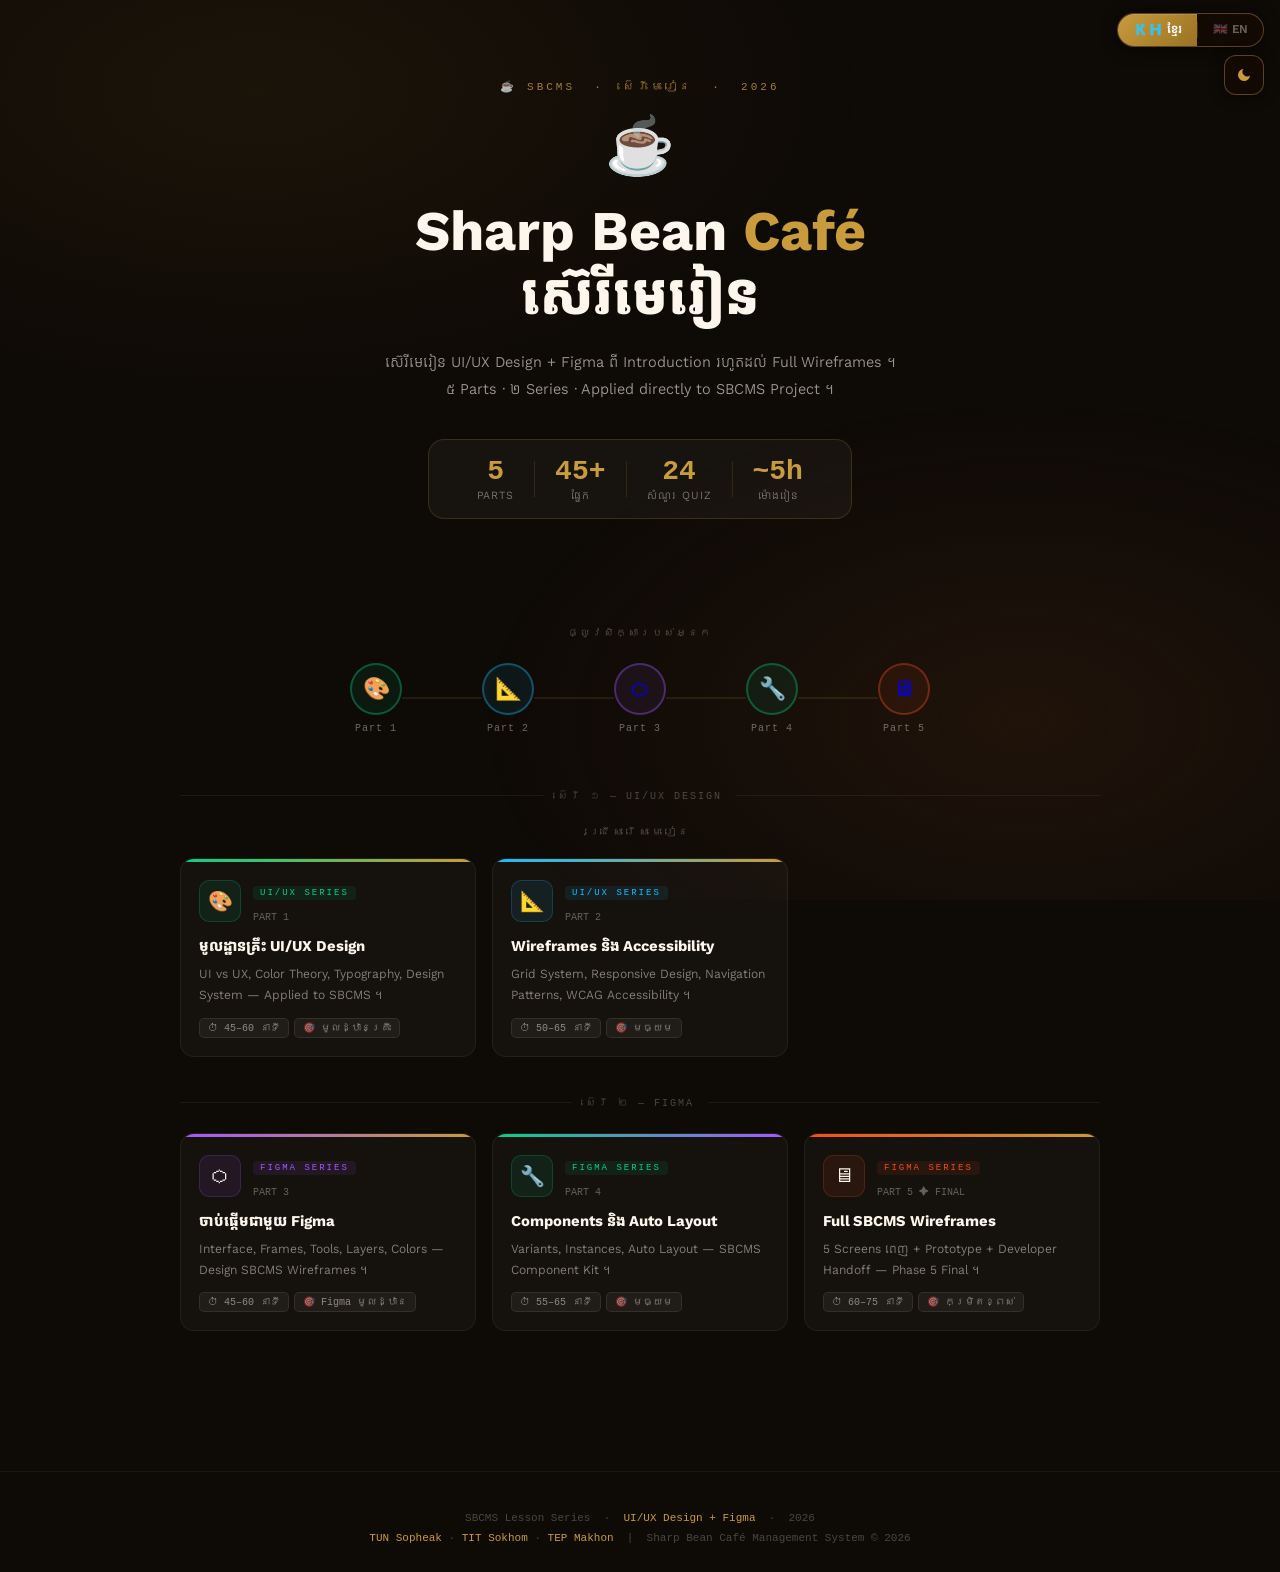
<file: index.html>
<!doctype html>
<html lang="km">
  <head>
    <meta charset="UTF-8" />
    <meta name="viewport" content="width=device-width, initial-scale=1.0" />
    <title>SBCMS Lesson Series</title>
    <link
      href="https://fonts.googleapis.com/css2?family=Kantumruy+Pro:ital,wght@0,300;0,400;0,500;0,600;0,700;1,300;1,400&display=swap"
      rel="stylesheet"
    />
    <style>
      :root {
        --roast: #3b2007;
        --espresso: #1c0f07;
        --latte: #7b4f2e;
        --caramel: #c89b3c;
        --cream: #fdf6ec;
        --milk: #f0e6d0;
        --foam: #fff9f2;
        --chalk: #f5f0e8;
        --bg: #0e0a06;
        --font: "Kantumruy Pro", sans-serif;
        --mono: "Consolas", "Courier New", monospace;
      }

      *,
      *::before,
      *::after {
        box-sizing: border-box;
        margin: 0;
        padding: 0;
      }
      html {
        scroll-behavior: smooth;
      }
      body {
        font-family: var(--font);
        background: var(--bg);
        color: var(--cream);
        min-height: 100vh;
        overflow-x: hidden;
      }

      /* ── BG MESH ── */
      .bg-mesh {
        position: fixed;
        inset: 0;
        z-index: 0;
        pointer-events: none;
        background:
          radial-gradient(
            ellipse 80% 60% at 20% 10%,
            rgba(200, 155, 60, 0.07) 0%,
            transparent 60%
          ),
          radial-gradient(
            ellipse 60% 50% at 80% 80%,
            rgba(44, 26, 14, 0.6) 0%,
            transparent 70%
          );
      }

      /* ── WRAP ── */
      .wrap {
        position: relative;
        z-index: 1;
        max-width: 960px;
        margin: 0 auto;
        padding: 0 20px 80px;
      }

      /* ── HERO ── */
      .hero {
        text-align: center;
        padding: 80px 20px 60px;
      }
      .hero-eyebrow {
        font-family: var(--mono);
        font-size: 11px;
        letter-spacing: 3px;
        text-transform: uppercase;
        color: var(--caramel);
        opacity: 0.8;
        margin-bottom: 20px;
      }
      .hero-icon {
        font-size: 56px;
        display: block;
        margin-bottom: 20px;
      }
      .hero h1 {
        font-size: clamp(32px, 6vw, 56px);
        font-weight: 800;
        line-height: 1.15;
        color: var(--cream);
        margin-bottom: 20px;
      }
      .hero h1 em {
        font-style: normal;
        color: var(--caramel);
      }
      .hero-sub {
        font-size: 15px;
        line-height: 1.8;
        color: rgba(253, 246, 236, 0.6);
        max-width: 560px;
        margin: 0 auto 36px;
      }
      .hero-stats {
        display: inline-flex;
        align-items: center;
        gap: 0;
        background: rgba(255, 255, 255, 0.04);
        border: 1px solid rgba(200, 155, 60, 0.2);
        border-radius: 16px;
        padding: 16px 28px;
        flex-wrap: wrap;
        justify-content: center;
      }
      .hs {
        text-align: center;
        padding: 0 20px;
      }
      .hs-n {
        font-size: 28px;
        font-weight: 800;
        color: var(--caramel);
        font-family: var(--mono);
      }
      .hs-l {
        font-size: 11px;
        color: rgba(253, 246, 236, 0.45);
        margin-top: 2px;
        letter-spacing: 1px;
        text-transform: uppercase;
      }
      .hs-sep {
        width: 1px;
        height: 36px;
        background: rgba(200, 155, 60, 0.15);
      }

      /* ── SECTION LABEL ── */
      .section-label {
        font-family: var(--mono);
        font-size: 10px;
        letter-spacing: 3px;
        text-transform: uppercase;
        color: var(--caramel);
        opacity: 0.7;
        margin-bottom: 16px;
      }

      /* ── TRAIL ── */
      .trail-section {
        margin: 48px 0 20px;
      }
      .trail-label {
        font-family: var(--mono);
        font-size: 10px;
        letter-spacing: 2px;
        text-transform: uppercase;
        color: rgba(253, 246, 236, 0.3);
        text-align: center;
        margin-bottom: 24px;
      }
      .trail {
        display: flex;
        align-items: center;
        justify-content: center;
        gap: 0;
        position: relative;
      }
      .trail-line {
        flex: 1;
        height: 2px;
        background: rgba(200, 155, 60, 0.12);
        max-width: 80px;
      }
      .trail-node {
        display: flex;
        flex-direction: column;
        align-items: center;
        gap: 8px;
        text-decoration: none;
        transition: transform 0.2s;
      }
      .trail-node:hover {
        transform: translateY(-4px);
      }
      .tn-circle {
        width: 52px;
        height: 52px;
        border-radius: 50%;
        border: 2px solid rgba(255, 255, 255, 0.1);
        background: rgba(255, 255, 255, 0.04);
        display: flex;
        align-items: center;
        justify-content: center;
        font-size: 22px;
        transition: all 0.2s;
      }
      .trail-node:hover .tn-circle {
        border-color: var(--caramel);
        box-shadow: 0 0 20px rgba(200, 155, 60, 0.25);
      }
      .tn-label {
        font-family: var(--mono);
        font-size: 10px;
        color: rgba(253, 246, 236, 0.4);
        letter-spacing: 1px;
      }

      /* ── CARDS ── */
      .cards-section {
        margin-top: 56px;
      }
      .cs-label {
        font-family: var(--mono);
        font-size: 10px;
        letter-spacing: 3px;
        text-transform: uppercase;
        color: rgba(253, 246, 236, 0.3);
        margin-bottom: 20px;
        text-align: center;
      }
      .cards-grid {
        display: grid;
        grid-template-columns: repeat(auto-fill, minmax(260px, 1fr));
        gap: 16px;
      }
      .card {
        display: block;
        background: rgba(255, 255, 255, 0.03);
        border: 1px solid rgba(255, 255, 255, 0.06);
        border-radius: 14px;
        overflow: hidden;
        text-decoration: none;
        color: var(--cream);
        transition: all 0.22s;
        position: relative;
      }
      .card:hover {
        transform: translateY(-4px);
        border-color: rgba(200, 155, 60, 0.3);
        box-shadow: 0 12px 32px rgba(0, 0, 0, 0.4);
      }
      .card-bar {
        height: 3px;
      }
      .card-head {
        display: flex;
        align-items: flex-start;
        gap: 12px;
        padding: 18px 18px 12px;
      }
      .card-icon-wrap {
        width: 42px;
        height: 42px;
        border-radius: 10px;
        display: flex;
        align-items: center;
        justify-content: center;
        font-size: 20px;
        border: 1px solid;
        flex-shrink: 0;
      }
      .card-meta {
        flex: 1;
      }
      .card-series {
        font-family: var(--mono);
        font-size: 9px;
        letter-spacing: 2px;
        text-transform: uppercase;
        padding: 2px 7px;
        border-radius: 4px;
        display: inline-block;
        margin-bottom: 5px;
      }
      .card-part-label {
        font-size: 10px;
        color: rgba(253, 246, 236, 0.35);
        font-family: var(--mono);
      }
      .card-body {
        padding: 0 18px 18px;
      }
      .card-title {
        font-size: 15px;
        font-weight: 700;
        margin-bottom: 7px;
        line-height: 1.35;
      }
      .card-desc {
        font-size: 12.5px;
        color: rgba(253, 246, 236, 0.5);
        line-height: 1.7;
        margin-bottom: 12px;
      }
      .card-chips {
        display: flex;
        flex-wrap: wrap;
        gap: 5px;
      }
      .chip {
        font-family: var(--mono);
        font-size: 10px;
        padding: 3px 8px;
        background: rgba(255, 255, 255, 0.05);
        border: 1px solid rgba(255, 255, 255, 0.08);
        border-radius: 5px;
        color: rgba(253, 246, 236, 0.5);
      }

      /* ── SERIES DIVIDER ── */
      .series-divider {
        display: flex;
        align-items: center;
        gap: 14px;
        margin: 40px 0 24px;
      }
      .series-divider-line {
        flex: 1;
        height: 1px;
        background: rgba(255, 255, 255, 0.06);
      }
      .series-divider-label {
        font-family: var(--mono);
        font-size: 10px;
        letter-spacing: 2px;
        text-transform: uppercase;
        color: rgba(253, 246, 236, 0.25);
        white-space: nowrap;
      }

      /* ── FOOTER ── */
      footer {
        text-align: center;
        padding: 40px 20px 28px;
        font-family: var(--mono);
        font-size: 11px;
        color: rgba(253, 246, 236, 0.25);
        border-top: 1px solid rgba(255, 255, 255, 0.05);
        margin-top: 60px;
      }
      footer span {
        color: var(--caramel);
      }

      /* ── RESPONSIVE ── */
      @media (max-width: 600px) {
        .hero {
          padding: 60px 16px 40px;
        }
        .hs-sep {
          display: none;
        }
        .hs {
          padding: 8px 14px;
        }
        .trail-line {
          max-width: 32px;
        }
      }
    </style>
  </head>
  <body>
    <div class="bg-mesh"></div>

    <div class="wrap">
      <!-- ══════════ HERO ══════════ -->
      <div class="hero">
        <div class="hero-eyebrow">
          ☕ SBCMS &nbsp;·&nbsp;
          <span>ស៊េរីមេរៀន</span>
          &nbsp;·&nbsp; 2026
        </div>
        <span class="hero-icon">☕</span>
        <h1>
          Sharp Bean <em>Café</em><br />
          <span>ស៊េរីមេរៀន</span>
        </h1>
        <p class="hero-sub">
          ស៊េរីមេរៀន UI/UX Design + Figma ពី Introduction រហូតដល់ Full
          Wireframes ។<br />
          ៥ Parts · ២ Series · Applied directly to SBCMS Project ។
        </p>
        <div class="hero-stats">
          <div class="hs">
            <div class="hs-n">5</div>
            <div class="hs-l">Parts</div>
          </div>
          <div class="hs-sep"></div>
          <div class="hs">
            <div class="hs-n">45+</div>
            <div class="hs-l">ផ្នែក</div>
          </div>
          <div class="hs-sep"></div>
          <div class="hs">
            <div class="hs-n">24</div>
            <div class="hs-l">សំណួរ Quiz</div>
          </div>
          <div class="hs-sep"></div>
          <div class="hs">
            <div class="hs-n">~5h</div>
            <div class="hs-l">ម៉ោងរៀន</div>
          </div>
        </div>
      </div>

      <!-- ══════════ LEARNING TRAIL ══════════ -->
      <div class="trail-section">
        <div class="trail-label">
          <span>ផ្លូវសិក្សារបស់អ្នក</span>
        </div>
        <div class="trail">
          <a class="trail-node" href="SBCMS_Lesson_UIUX_Part1.html">
            <div
              class="tn-circle"
              style="
                border-color: rgba(10, 207, 131, 0.35);
                background: rgba(10, 207, 131, 0.08);
              "
            >
              🎨
            </div>
            <div class="tn-label">Part 1</div>
          </a>
          <div class="trail-line"></div>
          <a class="trail-node" href="SBCMS_Lesson_UIUX_Part2.html">
            <div
              class="tn-circle"
              style="
                border-color: rgba(26, 188, 254, 0.35);
                background: rgba(26, 188, 254, 0.08);
              "
            >
              📐
            </div>
            <div class="tn-label">Part 2</div>
          </a>
          <div class="trail-line"></div>
          <a class="trail-node" href="SBCMS_Lesson_Figma_Part3.html">
            <div
              class="tn-circle"
              style="
                border-color: rgba(162, 89, 255, 0.35);
                background: rgba(162, 89, 255, 0.08);
              "
            >
              ⬡
            </div>
            <div class="tn-label">Part 3</div>
          </a>
          <div class="trail-line"></div>
          <a class="trail-node" href="SBCMS_Lesson_Figma_Part4.html">
            <div
              class="tn-circle"
              style="
                border-color: rgba(10, 207, 131, 0.35);
                background: rgba(10, 207, 131, 0.08);
              "
            >
              🔧
            </div>
            <div class="tn-label">Part 4</div>
          </a>
          <div class="trail-line"></div>
          <a class="trail-node" href="SBCMS_Lesson_Figma_Part5.html">
            <div
              class="tn-circle"
              style="
                border-color: rgba(242, 78, 30, 0.35);
                background: rgba(242, 78, 30, 0.08);
              "
            >
              🖥
            </div>
            <div class="tn-label">Part 5</div>
          </a>
        </div>
      </div>

      <!-- ══════════ CARDS — UI/UX SERIES ══════════ -->
      <div class="cards-section">
        <div class="series-divider">
          <div class="series-divider-line"></div>
          <div class="series-divider-label">
            <span>ស៊េរី ១ — UI/UX Design</span>
          </div>
          <div class="series-divider-line"></div>
        </div>
        <div class="cs-label">
          <span>ជ្រើសរើសមេរៀន</span>
        </div>
        <div class="cards-grid">
          <!-- Part 1 -->
          <a class="card" href="SBCMS_Lesson_UIUX_Part1.html">
            <div
              class="card-bar"
              style="background: linear-gradient(90deg, #0acf83, #c89b3c)"
            ></div>
            <div class="card-head">
              <div
                class="card-icon-wrap"
                style="
                  background: rgba(10, 207, 131, 0.09);
                  border-color: rgba(10, 207, 131, 0.2);
                "
              >
                🎨
              </div>
              <div class="card-meta">
                <span
                  class="card-series"
                  style="background: rgba(10, 207, 131, 0.09); color: #0acf83"
                  >UI/UX Series</span
                ><br />
                <span class="card-part-label">PART 1</span>
              </div>
            </div>
            <div class="card-body">
              <div class="card-title">មូលដ្ឋានគ្រឹះ UI/UX Design</div>
              <div class="card-desc">
                UI vs UX, Color Theory, Typography, Design System — Applied to
                SBCMS ។
              </div>
              <div class="card-chips">
                <span class="chip">⏱ 45–60 <span>នាទី</span></span>
                <span class="chip">🎯 មូលដ្ឋានគ្រឹះ</span>
              </div>
            </div>
          </a>

          <!-- Part 2 -->
          <a class="card" href="SBCMS_Lesson_UIUX_Part2.html">
            <div
              class="card-bar"
              style="background: linear-gradient(90deg, #1abcfe, #c89b3c)"
            ></div>
            <div class="card-head">
              <div
                class="card-icon-wrap"
                style="
                  background: rgba(26, 188, 254, 0.09);
                  border-color: rgba(26, 188, 254, 0.2);
                "
              >
                📐
              </div>
              <div class="card-meta">
                <span
                  class="card-series"
                  style="background: rgba(26, 188, 254, 0.09); color: #1abcfe"
                  >UI/UX Series</span
                ><br />
                <span class="card-part-label">PART 2</span>
              </div>
            </div>
            <div class="card-body">
              <div class="card-title">Wireframes និង Accessibility</div>
              <div class="card-desc">
                Grid System, Responsive Design, Navigation Patterns, WCAG
                Accessibility ។
              </div>
              <div class="card-chips">
                <span class="chip">⏱ 50–65 <span>នាទី</span></span>
                <span class="chip">🎯 មធ្យម</span>
              </div>
            </div>
          </a>
        </div>

        <!-- Series 2 divider -->
        <div class="series-divider" style="margin-top: 40px">
          <div class="series-divider-line"></div>
          <div class="series-divider-label">
            <span>ស៊េរី ២ — Figma</span>
          </div>
          <div class="series-divider-line"></div>
        </div>
        <div class="cards-grid">
          <!-- Part 3 -->
          <a class="card" href="SBCMS_Lesson_Figma_Part3.html">
            <div
              class="card-bar"
              style="background: linear-gradient(90deg, #a259ff, #c89b3c)"
            ></div>
            <div class="card-head">
              <div
                class="card-icon-wrap"
                style="
                  background: rgba(162, 89, 255, 0.09);
                  border-color: rgba(162, 89, 255, 0.2);
                "
              >
                ⬡
              </div>
              <div class="card-meta">
                <span
                  class="card-series"
                  style="background: rgba(162, 89, 255, 0.09); color: #a259ff"
                  >Figma Series</span
                ><br />
                <span class="card-part-label">PART 3</span>
              </div>
            </div>
            <div class="card-body">
              <div class="card-title">ចាប់ផ្ដើមជាមួយ Figma</div>
              <div class="card-desc">
                Interface, Frames, Tools, Layers, Colors — Design SBCMS
                Wireframes ។
              </div>
              <div class="card-chips">
                <span class="chip">⏱ 45–60 <span>នាទី</span></span>
                <span class="chip">🎯 Figma មូលដ្ឋាន</span>
              </div>
            </div>
          </a>

          <!-- Part 4 -->
          <a class="card" href="SBCMS_Lesson_Figma_Part4.html">
            <div
              class="card-bar"
              style="background: linear-gradient(90deg, #0acf83, #a259ff)"
            ></div>
            <div class="card-head">
              <div
                class="card-icon-wrap"
                style="
                  background: rgba(10, 207, 131, 0.09);
                  border-color: rgba(10, 207, 131, 0.2);
                "
              >
                🔧
              </div>
              <div class="card-meta">
                <span
                  class="card-series"
                  style="background: rgba(10, 207, 131, 0.09); color: #0acf83"
                  >Figma Series</span
                ><br />
                <span class="card-part-label">PART 4</span>
              </div>
            </div>
            <div class="card-body">
              <div class="card-title">Components និង Auto Layout</div>
              <div class="card-desc">
                Variants, Instances, Auto Layout — SBCMS Component Kit ។
              </div>
              <div class="card-chips">
                <span class="chip">⏱ 55–65 <span>នាទី</span></span>
                <span class="chip">🎯 មធ្យម</span>
              </div>
            </div>
          </a>

          <!-- Part 5 -->
          <a class="card" href="SBCMS_Lesson_Figma_Part5.html">
            <div
              class="card-bar"
              style="background: linear-gradient(90deg, #f24e1e, #c89b3c)"
            ></div>
            <div class="card-head">
              <div
                class="card-icon-wrap"
                style="
                  background: rgba(242, 78, 30, 0.09);
                  border-color: rgba(242, 78, 30, 0.2);
                "
              >
                🖥
              </div>
              <div class="card-meta">
                <span
                  class="card-series"
                  style="background: rgba(242, 78, 30, 0.09); color: #f24e1e"
                  >Figma Series</span
                ><br />
                <span class="card-part-label">PART 5 ✦ FINAL</span>
              </div>
            </div>
            <div class="card-body">
              <div class="card-title">Full SBCMS Wireframes</div>
              <div class="card-desc">
                5 Screens ពេញ + Prototype + Developer Handoff — Phase 5 Final ។
              </div>
              <div class="card-chips">
                <span class="chip">⏱ 60–75 <span>នាទី</span></span>
                <span class="chip">🎯 កម្រិតខ្ពស់</span>
              </div>
            </div>
          </a>
        </div>
      </div>
    </div>
    <!-- /.wrap -->

    <!-- ══════════ FOOTER ══════════ -->
    <footer>
      <div>
        SBCMS Lesson Series &nbsp;·&nbsp;
        <span>UI/UX Design + Figma</span>
        &nbsp;·&nbsp; 2026
      </div>
      <div style="margin-top: 8px">
        <span>TUN Sopheak</span> · <span>TIT Sokhom</span> ·
        <span>TEP Makhon</span>
        &nbsp;|&nbsp; Sharp Bean Café Management System © 2026
      </div>
    </footer>

    <!-- ══════════ LANGUAGE SYSTEM ══════════ -->
    <script src="lang-system-ai.js"></script>
  </body>
</html>
</file>
